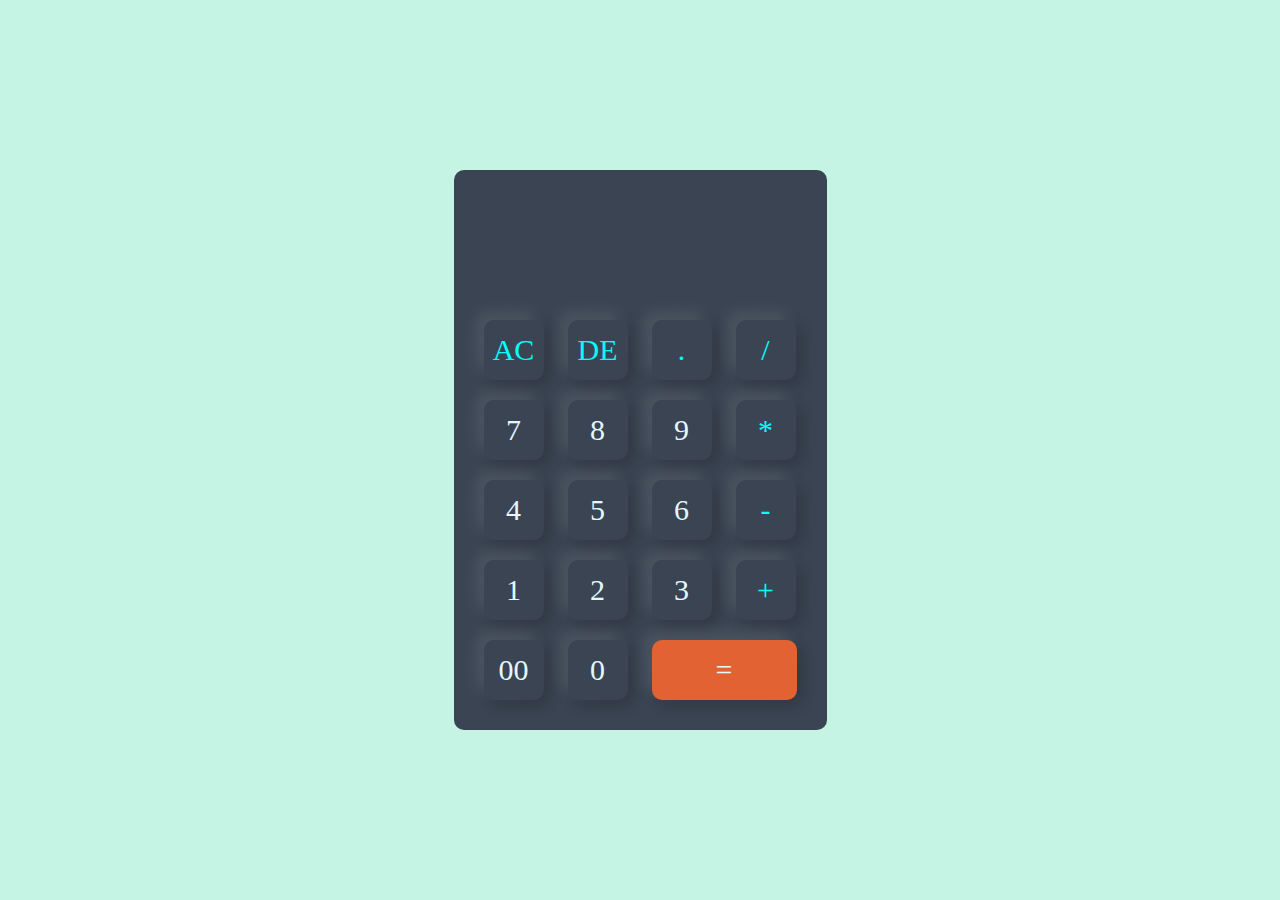
<file: calculator/index.html>
<!DOCTYPE html>
<html lang="en">
<head>
    <meta charset="UTF-8">
    <meta name="viewport" content="width=device-width, initial-scale=1.0">
    <title>CALCULATOR</title>
    <link rel="stylesheet" href="style.css">
</head>
<body>
    <div class="container">
        <div class="calculator">
            <form>
                <div class="display">
                    <input type="text" name="display">
                </div>
                <div>
                    <input type="button" value="AC" onclick="display.value =''" class="operator">
                    <input type="button" value="DE" onclick="display.value = display.value.toString().slice(0,-1)" class="operator">
                    <input type="button" value="." onclick="display.value +='.'" class="operator">
                    <input type="button" value="/" onclick="display.value +='/'" class="operator">
                </div>
                <div>
                    <input type="button" value="7" onclick="display.value +='7'">
                    <input type="button" value="8" onclick="display.value +='8'">
                    <input type="button" value="9" onclick="display.value +='9'">
                    <input type="button" value="*" onclick="display.value +='*'" class="operator">
                </div>
                <div>
                    <input type="button" value="4" onclick="display.value +='4'">
                    <input type="button" value="5" onclick="display.value +='5'">
                    <input type="button" value="6" onclick="display.value +='6'">
                    <input type="button" value="-" onclick="display.value +='-' "class="operator">
                </div>
                <div>
                    <input type="button" value="1" onclick="display.value +='1'">
                    <input type="button" value="2" onclick="display.value +='2'">
                    <input type="button" value="3" onclick="display.value +='3'">
                    <input type="button" value="+" onclick="display.value +='+'" class="operator">
                </div>
                <div>
                    <input type="button" value="00" onclick="display.value +='00'">
                    <input type="button" value="0" onclick="display.value +='0'">
                    <input type="button" value="=" onclick="display.value = eval(display.value)" class="equal">
                </div>
            </form>
        </div>
    </div>
</body>
</html>
</file>
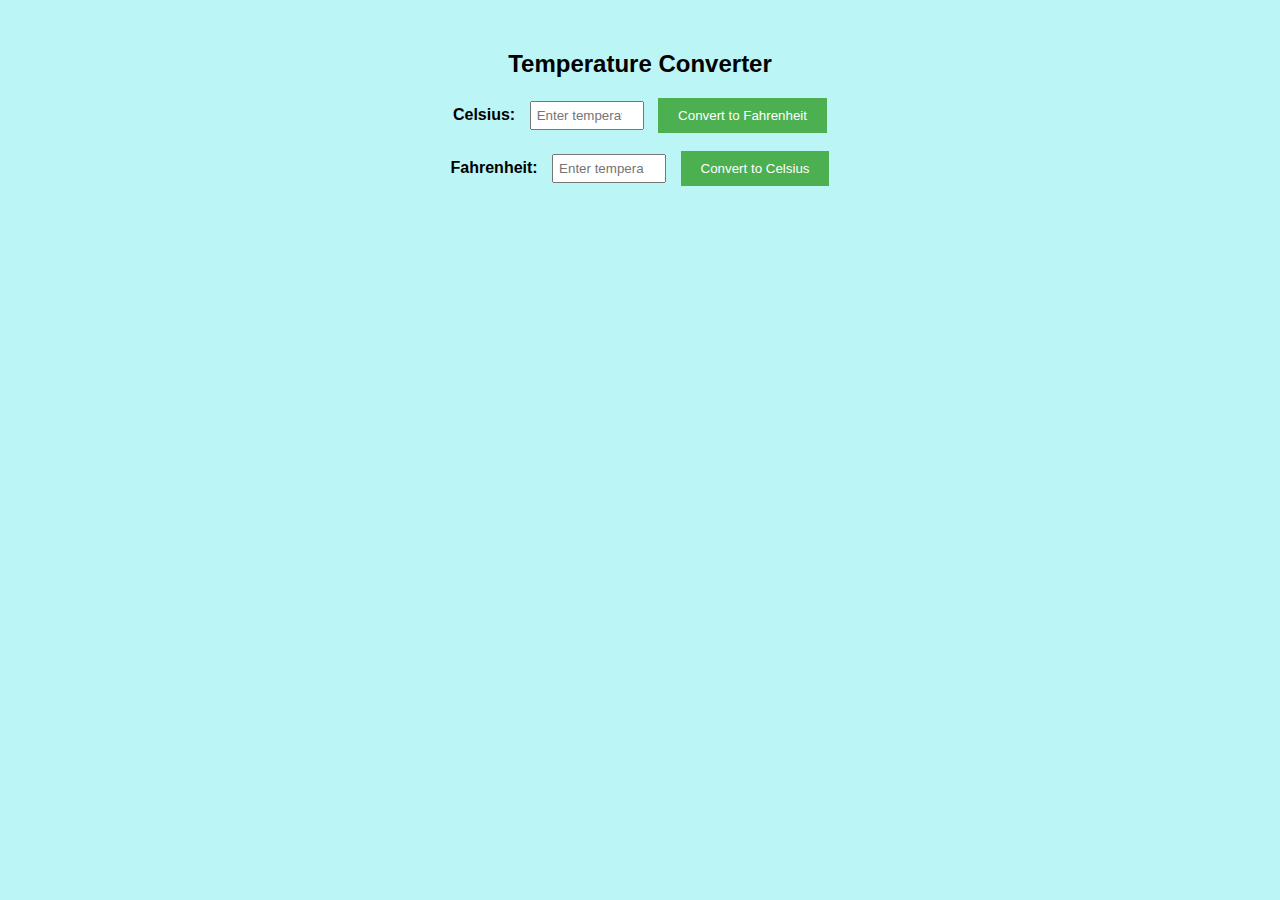
<file: temperature converter/index.html>
<!DOCTYPE html>
<html lang="en">
<head>
    <meta charset="UTF-8">
    <meta name="viewport" content="width=device-width, initial-scale=1.0">
    <link rel="stylesheet" href="style.css">
    <title>TEMPERATURE CONVERTER</title>
</head>
<body>
    <div class="container">
        <h2>Temperature Converter</h2>
        <label for="celsius">Celsius:</label>
        <input type="number" id="celsius" placeholder="Enter temperature">
        <button onclick="convertToCelsius()">Convert to Fahrenheit</button>
        <br><br>
        <label for="fahrenheit">Fahrenheit:</label>
        <input type="number" id="fahrenheit" placeholder="Enter temperature">
        <button onclick="convertToFahrenheit()">Convert to Celsius</button>
        <p id="result"></p>
    </div>
    <script src="script.js"></script>
</body>
</html>
</file>
<file: calculator/style.css>
*{
    margin: 0;
    padding: 0;
    font-family: 'Times New Roman', Times, serif;
    box-sizing: border-box;
}
.container{
    width: 100%;
    height: 100vh;
    background: #c6f4e4;
    display: flex;
    align-items: center;
    justify-content: center;
}
.calculator{
    background: #3a4452;
    padding: 20px;
    border-radius: 10px;
}
.calculator form input{
    border: 0;
    outline: 0;
    width: 60px;
    height: 60px;
    border-radius: 10px;
    box-shadow: -8px -8px 15px rgba(255, 255, 255, 0.1), 5px 5px 15px rgba(0, 0, 0, 0.2);
    background: transparent;
    font-size: 30px;
    color: #e3f9ff;
    cursor: pointer;
    margin: 10px;
}
form .display{
    display: flex;
    justify-content: flex-end;
    margin: 20px 0;
}
form .display input{
    text-align: right;
    flex: 1;
    font-size: 45px;
    box-shadow: none;
}
form input.equal{
width: 145px;
background-color: rgb(227, 98, 51);
font-size: 30px;
}
form input.operator{
    color:aqua;
}
</file>
<file: temperature converter/style.css>
body {
    font-family: Arial, sans-serif;
    text-align: center;
    background-color: rgb(187, 245, 245);
}
.container {
    margin-top: 50px;
}
label {
    font-weight: bold;
}
input[type="number"] {
    width: 100px;
    padding: 5px;
    margin: 0 10px;
    text-align: center;
}
button {
    padding: 10px 20px;
    background-color: #4CAF50;
    color: white;
    border: none;
    cursor: pointer;
}
button:hover {
    background-color: #45a049;
}
#result {
    margin-top: 20px;
    font-weight: bold;
}
</file>
